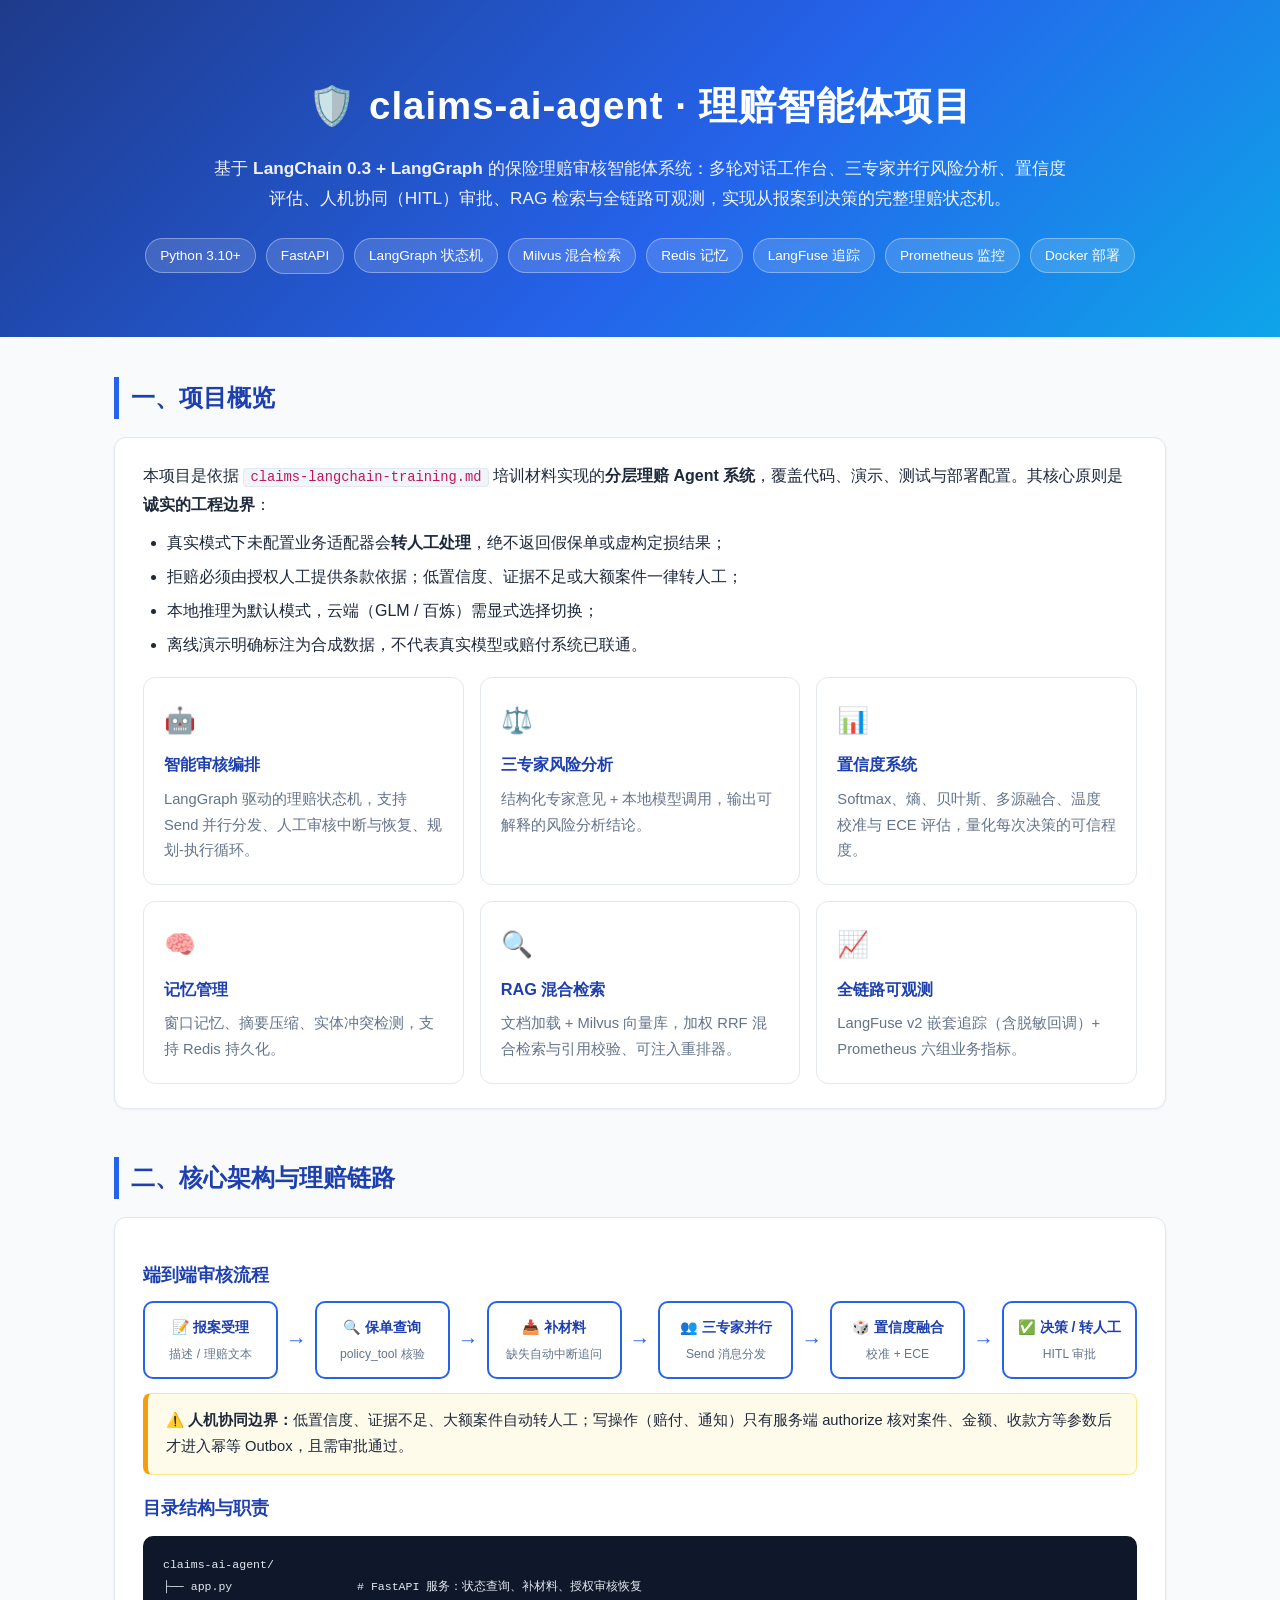
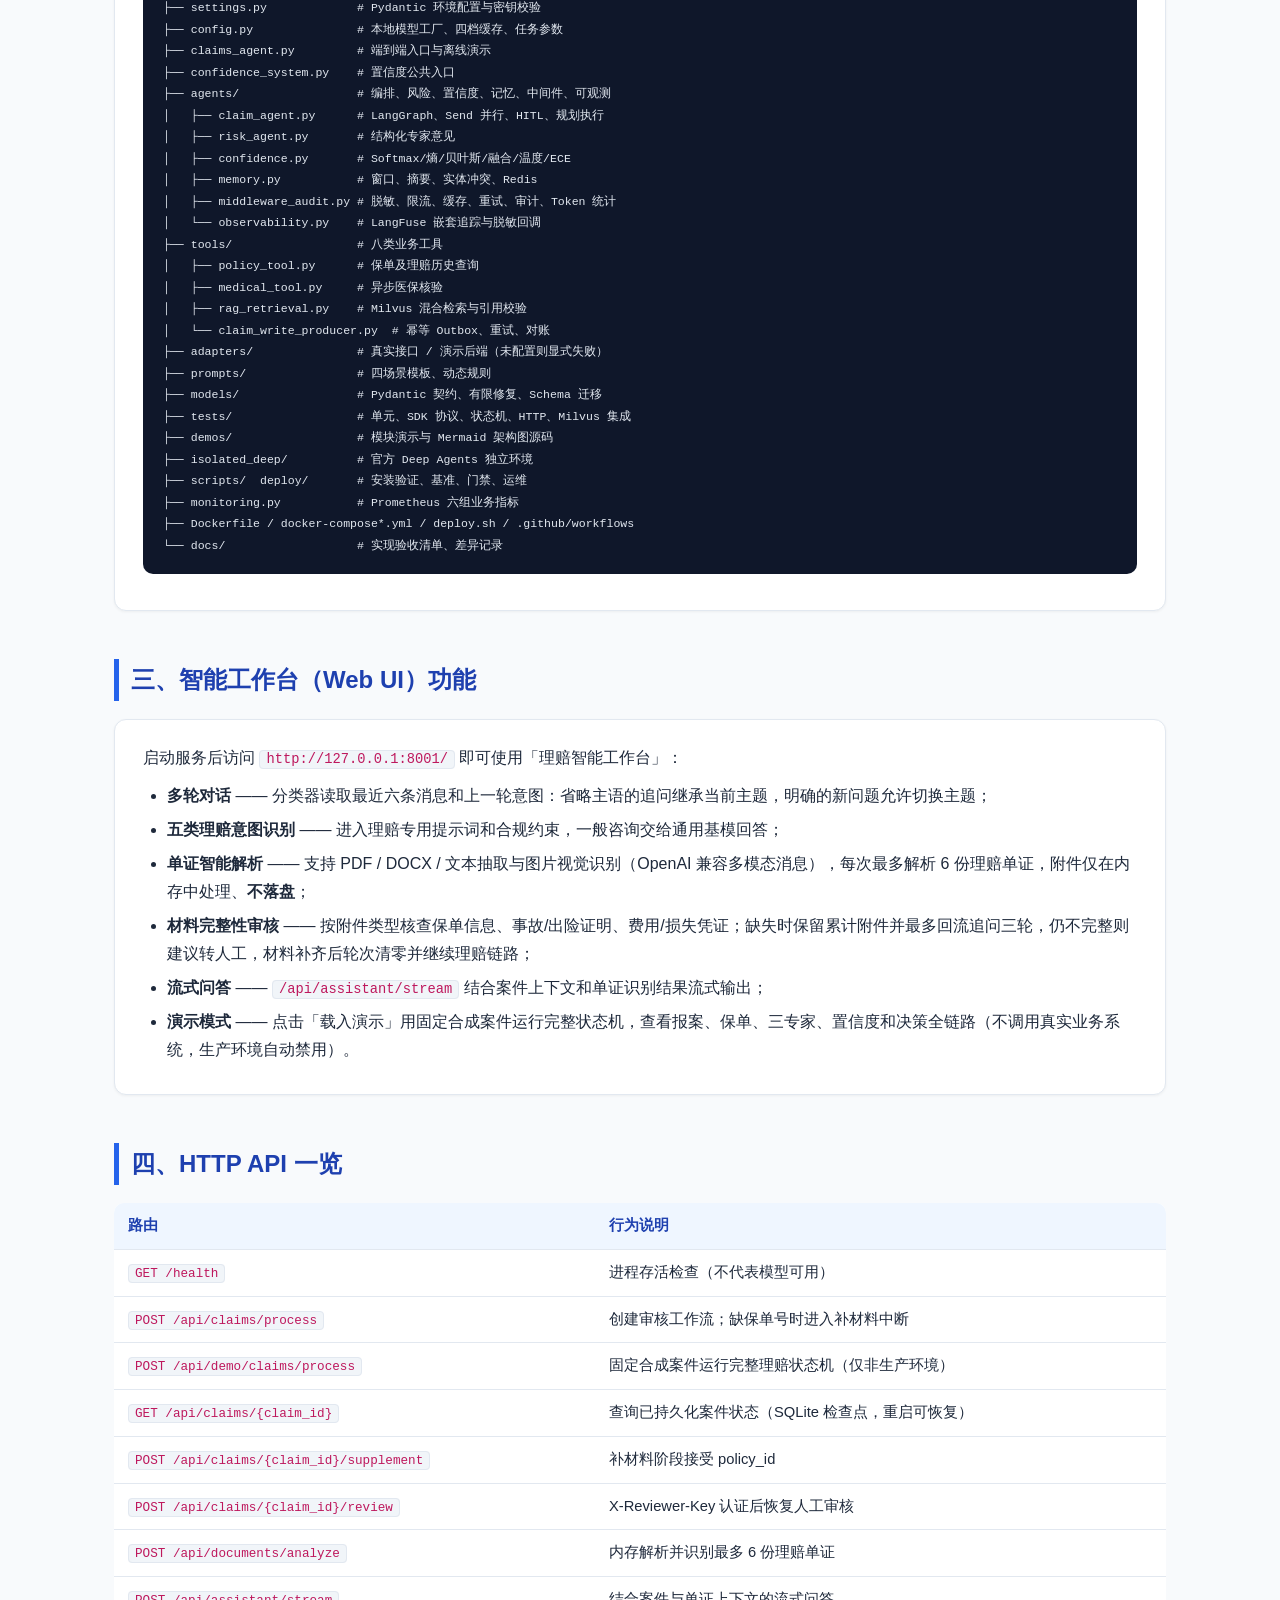
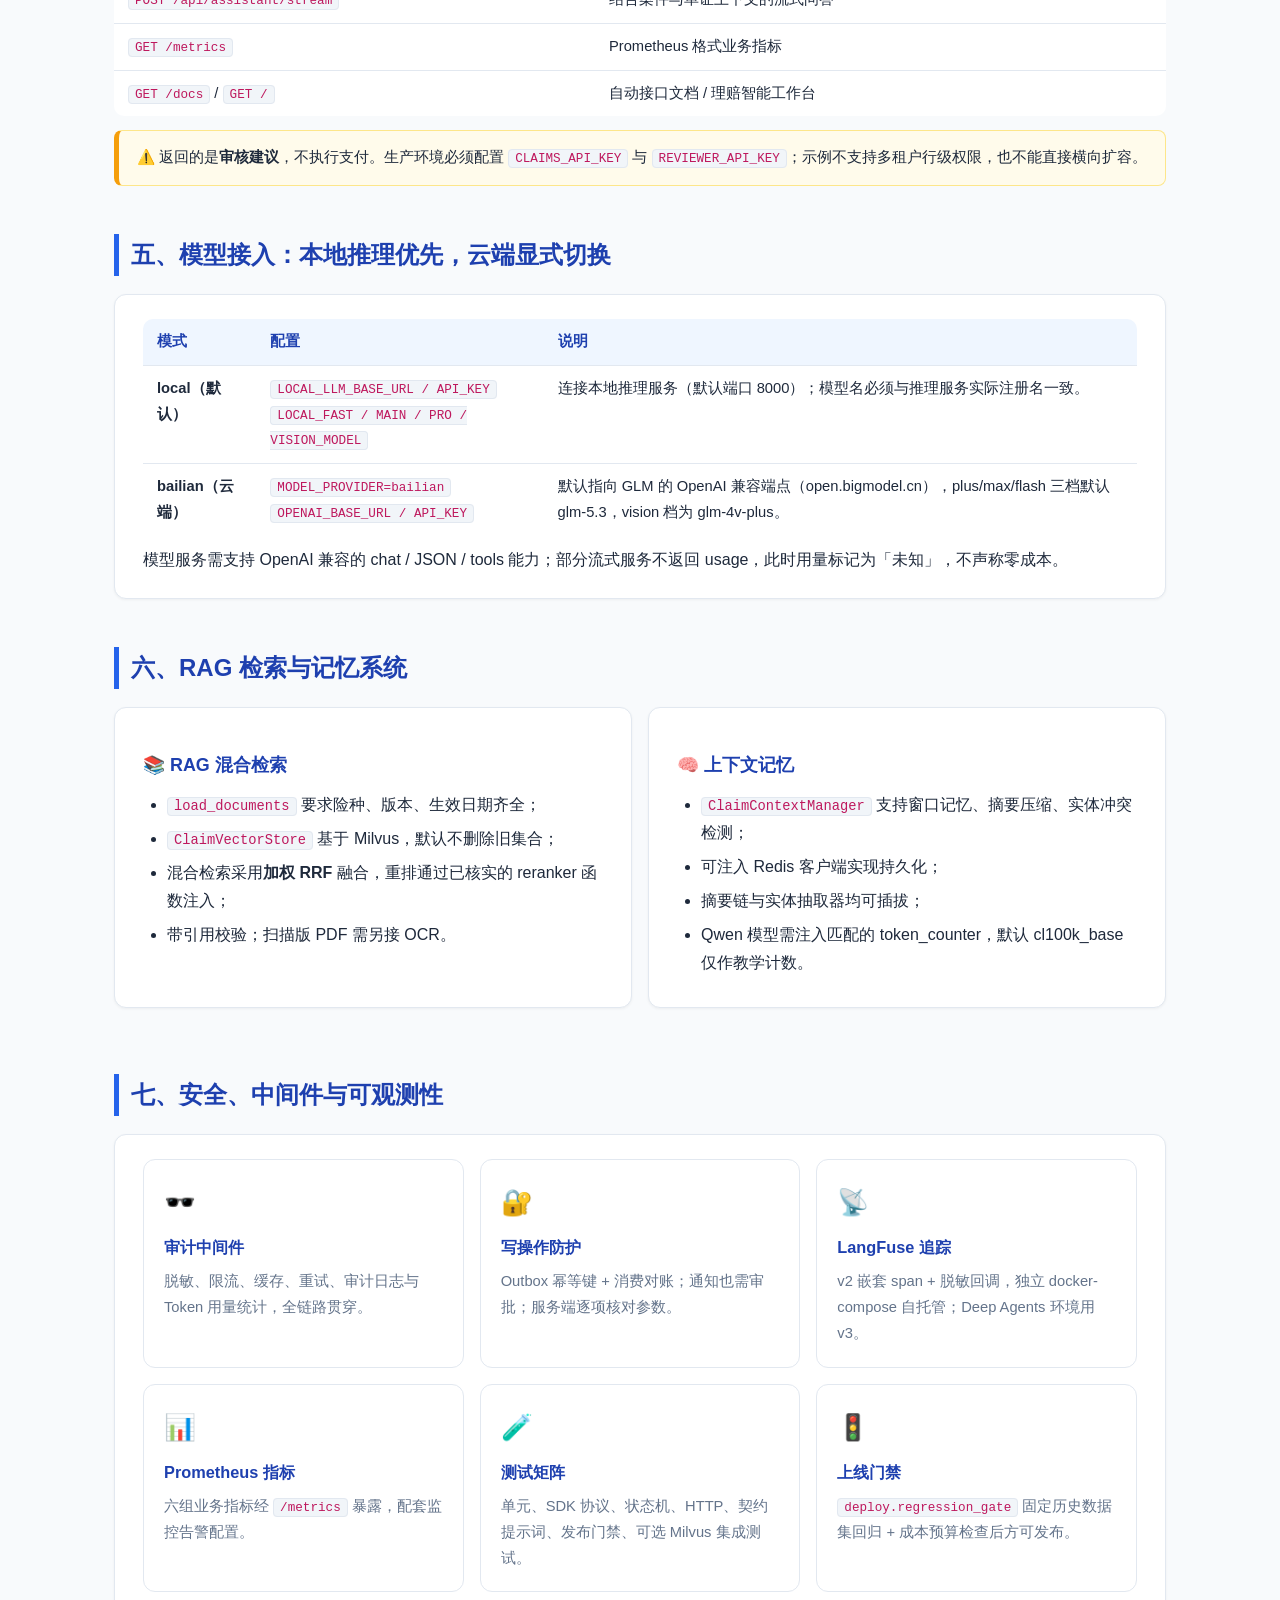
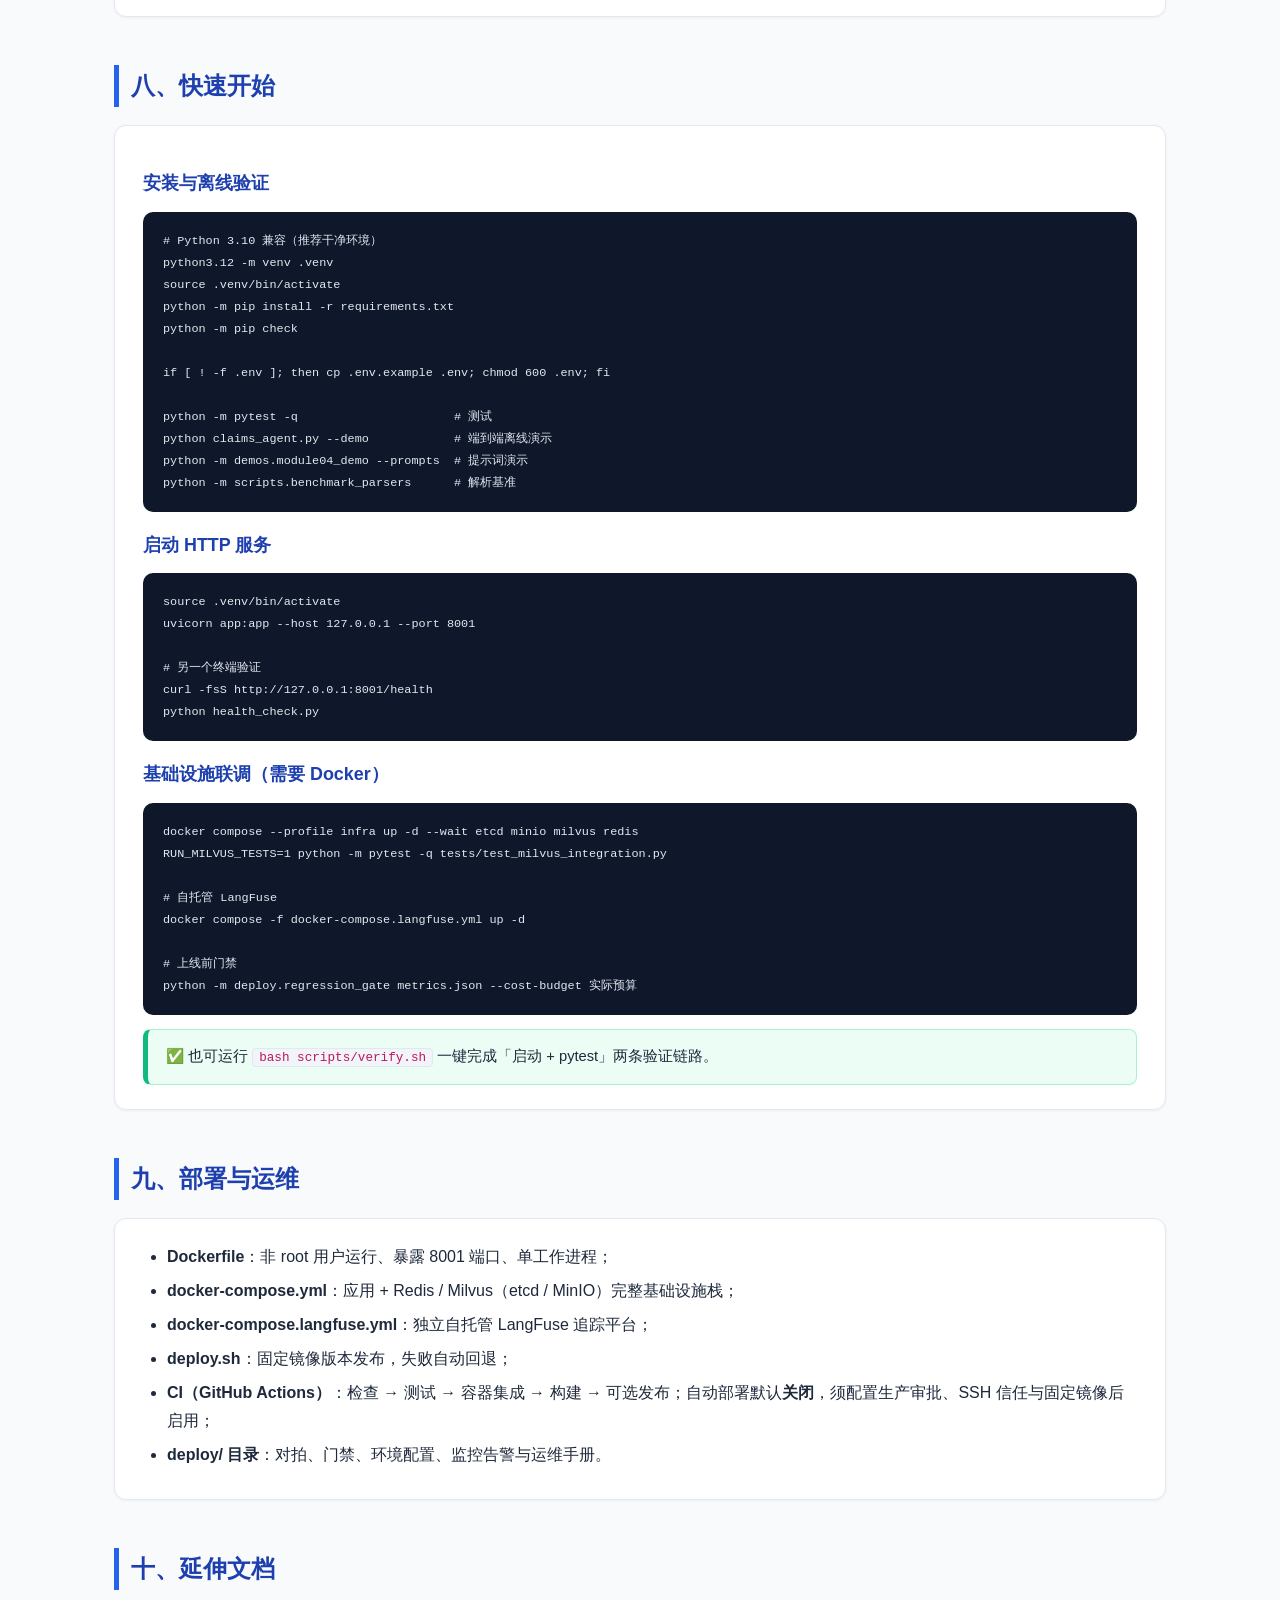
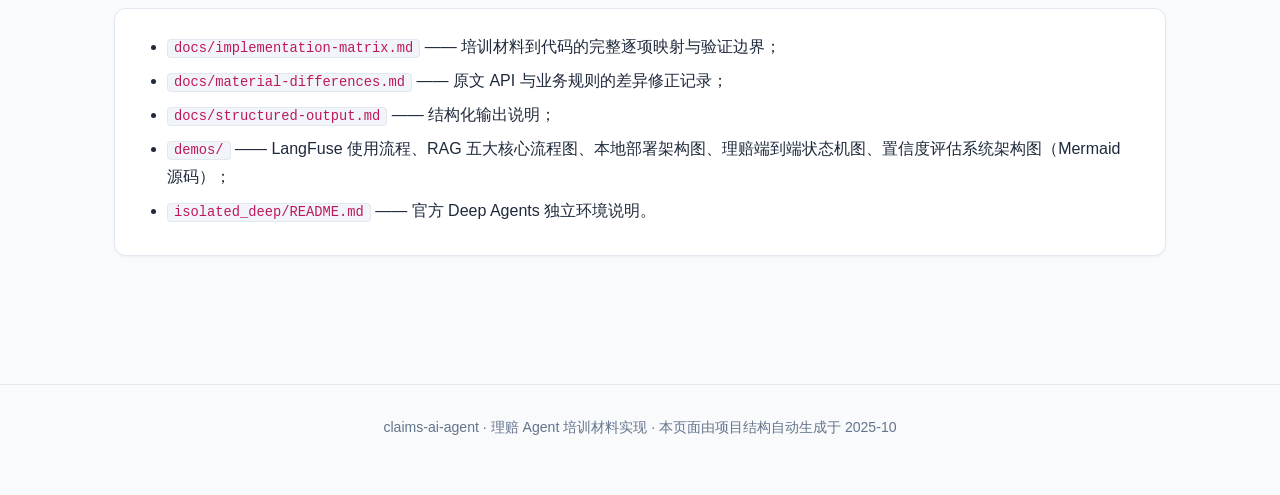
<file: project-introduction.html>
<!DOCTYPE html>
<html lang="zh-CN">
<head>
<meta charset="UTF-8">
<meta name="viewport" content="width=device-width, initial-scale=1.0">
<title>理赔 Agent 项目介绍 · claims-ai-agent</title>
<style>
  :root {
    --primary: #2563eb;
    --primary-dark: #1e40af;
    --bg: #f8fafc;
    --card: #ffffff;
    --text: #1e293b;
    --muted: #64748b;
    --border: #e2e8f0;
    --accent: #0ea5e9;
    --warn: #f59e0b;
    --green: #10b981;
  }
  * { margin: 0; padding: 0; box-sizing: border-box; }
  body {
    font-family: -apple-system, BlinkMacSystemFont, "Segoe UI", "PingFang SC", "Hiragino Sans GB", "Microsoft YaHei", sans-serif;
    background: var(--bg); color: var(--text); line-height: 1.75;
  }
  .hero {
    background: linear-gradient(135deg, #1e3a8a 0%, #2563eb 55%, #0ea5e9 100%);
    color: #fff; padding: 72px 24px 64px; text-align: center;
  }
  .hero h1 { font-size: 2.4rem; margin-bottom: 14px; letter-spacing: 1px; }
  .hero p { max-width: 860px; margin: 0 auto; opacity: .92; font-size: 1.08rem; }
  .hero .badges { margin-top: 24px; display: flex; gap: 10px; justify-content: center; flex-wrap: wrap; }
  .badge {
    background: rgba(255,255,255,.15); border: 1px solid rgba(255,255,255,.35);
    padding: 5px 14px; border-radius: 999px; font-size: .85rem; backdrop-filter: blur(4px);
  }
  main { max-width: 1100px; margin: 0 auto; padding: 40px 24px 80px; }
  section { margin-bottom: 48px; }
  h2 {
    font-size: 1.5rem; margin-bottom: 18px; padding-left: 12px;
    border-left: 5px solid var(--primary); color: var(--primary-dark);
  }
  h3 { font-size: 1.12rem; margin: 18px 0 10px; color: var(--primary-dark); }
  .card {
    background: var(--card); border: 1px solid var(--border); border-radius: 12px;
    padding: 24px 28px; box-shadow: 0 1px 3px rgba(0,0,0,.05); margin-bottom: 18px;
  }
  .grid { display: grid; gap: 16px; }
  .grid-2 { grid-template-columns: repeat(auto-fit, minmax(320px, 1fr)); }
  .grid-3 { grid-template-columns: repeat(auto-fit, minmax(260px, 1fr)); }
  .feature { background: var(--card); border: 1px solid var(--border); border-radius: 12px; padding: 20px; }
  .feature h4 { color: var(--primary-dark); margin-bottom: 8px; font-size: 1.02rem; }
  .feature p { font-size: .92rem; color: var(--muted); }
  .icon { font-size: 1.6rem; margin-bottom: 8px; display: block; }
  table { width: 100%; border-collapse: collapse; font-size: .92rem; background: var(--card); border-radius: 10px; overflow: hidden; }
  th, td { padding: 10px 14px; border-bottom: 1px solid var(--border); text-align: left; vertical-align: top; }
  th { background: #eff6ff; color: var(--primary-dark); font-weight: 600; white-space: nowrap; }
  tr:last-child td { border-bottom: none; }
  code {
    background: #f1f5f9; border: 1px solid var(--border); border-radius: 4px;
    padding: 1px 6px; font-family: "SF Mono", Menlo, Consolas, monospace; font-size: .86em; color: #be185d;
  }
  pre {
    background: #0f172a; color: #e2e8f0; border-radius: 10px; padding: 18px 20px;
    overflow-x: auto; font-size: .86rem; line-height: 1.6; margin: 12px 0;
    font-family: "SF Mono", Menlo, Consolas, monospace;
  }
  pre code { background: none; border: none; color: inherit; padding: 0; }
  .flow { display: flex; flex-wrap: wrap; align-items: stretch; gap: 8px; }
  .flow-step {
    flex: 1 1 130px; background: var(--card); border: 2px solid var(--primary);
    border-radius: 10px; padding: 12px 10px; text-align: center; font-size: .88rem; font-weight: 600;
    color: var(--primary-dark); position: relative;
  }
  .flow-step small { display: block; font-weight: 400; color: var(--muted); margin-top: 4px; font-size: .76rem; }
  .flow-arrow { align-self: center; color: var(--primary); font-size: 1.3rem; font-weight: bold; }
  .note {
    background: #fffbeb; border: 1px solid #fde68a; border-left: 5px solid var(--warn);
    border-radius: 8px; padding: 14px 18px; font-size: .92rem; margin-top: 14px;
  }
  .tip {
    background: #ecfdf5; border: 1px solid #a7f3d0; border-left: 5px solid var(--green);
    border-radius: 8px; padding: 14px 18px; font-size: .92rem; margin-top: 14px;
  }
  ul, ol { padding-left: 24px; }
  li { margin-bottom: 6px; }
  footer { text-align: center; padding: 30px; color: var(--muted); font-size: .88rem; border-top: 1px solid var(--border); }
  .tree { font-family: "SF Mono", Menlo, Consolas, monospace; font-size: .84rem; white-space: pre; overflow-x: auto; }
  @media (max-width: 640px) { .hero h1 { font-size: 1.6rem; } }
</style>
</head>
<body>

<div class="hero">
  <h1>🛡️ claims-ai-agent · 理赔智能体项目</h1>
  <p>基于 <strong>LangChain 0.3 + LangGraph</strong> 的保险理赔审核智能体系统：多轮对话工作台、三专家并行风险分析、置信度评估、人机协同（HITL）审批、RAG 检索与全链路可观测，实现从报案到决策的完整理赔状态机。</p>
  <div class="badges">
    <span class="badge">Python 3.10+</span>
    <span class="badge">FastAPI</span>
    <span class="badge">LangGraph 状态机</span>
    <span class="badge">Milvus 混合检索</span>
    <span class="badge">Redis 记忆</span>
    <span class="badge">LangFuse 追踪</span>
    <span class="badge">Prometheus 监控</span>
    <span class="badge">Docker 部署</span>
  </div>
</div>

<main>

<section id="overview">
  <h2>一、项目概览</h2>
  <div class="card">
    <p>本项目是依据 <code>claims-langchain-training.md</code> 培训材料实现的<strong>分层理赔 Agent 系统</strong>，覆盖代码、演示、测试与部署配置。其核心原则是<strong>诚实的工程边界</strong>：</p>
    <ul style="margin-top:10px">
      <li>真实模式下未配置业务适配器会<strong>转人工处理</strong>，绝不返回假保单或虚构定损结果；</li>
      <li>拒赔必须由授权人工提供条款依据；低置信度、证据不足或大额案件一律转人工；</li>
      <li>本地推理为默认模式，云端（GLM / 百炼）需显式选择切换；</li>
      <li>离线演示明确标注为合成数据，不代表真实模型或赔付系统已联通。</li>
    </ul>
    <div class="grid grid-3" style="margin-top:18px">
      <div class="feature"><span class="icon">🤖</span><h4>智能审核编排</h4><p>LangGraph 驱动的理赔状态机，支持 Send 并行分发、人工审核中断与恢复、规划-执行循环。</p></div>
      <div class="feature"><span class="icon">⚖️</span><h4>三专家风险分析</h4><p>结构化专家意见 + 本地模型调用，输出可解释的风险分析结论。</p></div>
      <div class="feature"><span class="icon">📊</span><h4>置信度系统</h4><p>Softmax、熵、贝叶斯、多源融合、温度校准与 ECE 评估，量化每次决策的可信程度。</p></div>
      <div class="feature"><span class="icon">🧠</span><h4>记忆管理</h4><p>窗口记忆、摘要压缩、实体冲突检测，支持 Redis 持久化。</p></div>
      <div class="feature"><span class="icon">🔍</span><h4>RAG 混合检索</h4><p>文档加载 + Milvus 向量库，加权 RRF 混合检索与引用校验、可注入重排器。</p></div>
      <div class="feature"><span class="icon">📈</span><h4>全链路可观测</h4><p>LangFuse v2 嵌套追踪（含脱敏回调）+ Prometheus 六组业务指标。</p></div>
    </div>
  </div>
</section>

<section id="architecture">
  <h2>二、核心架构与理赔链路</h2>
  <div class="card">
    <h3>端到端审核流程</h3>
    <div class="flow">
      <div class="flow-step">📝 报案受理<small>描述 / 理赔文本</small></div>
      <div class="flow-arrow">→</div>
      <div class="flow-step">🔍 保单查询<small>policy_tool 核验</small></div>
      <div class="flow-arrow">→</div>
      <div class="flow-step">📥 补材料<small>缺失自动中断追问</small></div>
      <div class="flow-arrow">→</div>
      <div class="flow-step">👥 三专家并行<small>Send 消息分发</small></div>
      <div class="flow-arrow">→</div>
      <div class="flow-step">🎲 置信度融合<small>校准 + ECE</small></div>
      <div class="flow-arrow">→</div>
      <div class="flow-step">✅ 决策 / 转人工<small>HITL 审批</small></div>
    </div>
    <div class="note">⚠️ <strong>人机协同边界：</strong>低置信度、证据不足、大额案件自动转人工；写操作（赔付、通知）只有服务端 authorize 核对案件、金额、收款方等参数后才进入幂等 Outbox，且需审批通过。</div>

    <h3>目录结构与职责</h3>
    <pre class="tree"><code>claims-ai-agent/
├── app.py                  # FastAPI 服务：状态查询、补材料、授权审核恢复
├── settings.py             # Pydantic 环境配置与密钥校验
├── config.py               # 本地模型工厂、四档缓存、任务参数
├── claims_agent.py         # 端到端入口与离线演示
├── confidence_system.py    # 置信度公共入口
├── agents/                 # 编排、风险、置信度、记忆、中间件、可观测
│   ├── claim_agent.py      # LangGraph、Send 并行、HITL、规划执行
│   ├── risk_agent.py       # 结构化专家意见
│   ├── confidence.py       # Softmax/熵/贝叶斯/融合/温度/ECE
│   ├── memory.py           # 窗口、摘要、实体冲突、Redis
│   ├── middleware_audit.py # 脱敏、限流、缓存、重试、审计、Token 统计
│   └── observability.py    # LangFuse 嵌套追踪与脱敏回调
├── tools/                  # 八类业务工具
│   ├── policy_tool.py      # 保单及理赔历史查询
│   ├── medical_tool.py     # 异步医保核验
│   ├── rag_retrieval.py    # Milvus 混合检索与引用校验
│   └── claim_write_producer.py  # 幂等 Outbox、重试、对账
├── adapters/               # 真实接口 / 演示后端（未配置则显式失败）
├── prompts/                # 四场景模板、动态规则
├── models/                 # Pydantic 契约、有限修复、Schema 迁移
├── tests/                  # 单元、SDK 协议、状态机、HTTP、Milvus 集成
├── demos/                  # 模块演示与 Mermaid 架构图源码
├── isolated_deep/          # 官方 Deep Agents 独立环境
├── scripts/  deploy/       # 安装验证、基准、门禁、运维
├── monitoring.py           # Prometheus 六组业务指标
├── Dockerfile / docker-compose*.yml / deploy.sh / .github/workflows
└── docs/                   # 实现验收清单、差异记录</code></pre>
  </div>
</section>

<section id="features">
  <h2>三、智能工作台（Web UI）功能</h2>
  <div class="card">
    <p>启动服务后访问 <code>http://127.0.0.1:8001/</code> 即可使用「理赔智能工作台」：</p>
    <ul style="margin-top:10px">
      <li><strong>多轮对话</strong> —— 分类器读取最近六条消息和上一轮意图：省略主语的追问继承当前主题，明确的新问题允许切换主题；</li>
      <li><strong>五类理赔意图识别</strong> —— 进入理赔专用提示词和合规约束，一般咨询交给通用基模回答；</li>
      <li><strong>单证智能解析</strong> —— 支持 PDF / DOCX / 文本抽取与图片视觉识别（OpenAI 兼容多模态消息），每次最多解析 6 份理赔单证，附件仅在内存中处理、<strong>不落盘</strong>；</li>
      <li><strong>材料完整性审核</strong> —— 按附件类型核查保单信息、事故/出险证明、费用/损失凭证；缺失时保留累计附件并最多回流追问三轮，仍不完整则建议转人工，材料补齐后轮次清零并继续理赔链路；</li>
      <li><strong>流式问答</strong> —— <code>/api/assistant/stream</code> 结合案件上下文和单证识别结果流式输出；</li>
      <li><strong>演示模式</strong> —— 点击「载入演示」用固定合成案件运行完整状态机，查看报案、保单、三专家、置信度和决策全链路（不调用真实业务系统，生产环境自动禁用）。</li>
    </ul>
  </div>
</section>

<section id="api">
  <h2>四、HTTP API 一览</h2>
  <table>
    <tr><th>路由</th><th>行为说明</th></tr>
    <tr><td><code>GET /health</code></td><td>进程存活检查（不代表模型可用）</td></tr>
    <tr><td><code>POST /api/claims/process</code></td><td>创建审核工作流；缺保单号时进入补材料中断</td></tr>
    <tr><td><code>POST /api/demo/claims/process</code></td><td>固定合成案件运行完整理赔状态机（仅非生产环境）</td></tr>
    <tr><td><code>GET /api/claims/{claim_id}</code></td><td>查询已持久化案件状态（SQLite 检查点，重启可恢复）</td></tr>
    <tr><td><code>POST /api/claims/{claim_id}/supplement</code></td><td>补材料阶段接受 policy_id</td></tr>
    <tr><td><code>POST /api/claims/{claim_id}/review</code></td><td>X-Reviewer-Key 认证后恢复人工审核</td></tr>
    <tr><td><code>POST /api/documents/analyze</code></td><td>内存解析并识别最多 6 份理赔单证</td></tr>
    <tr><td><code>POST /api/assistant/stream</code></td><td>结合案件与单证上下文的流式问答</td></tr>
    <tr><td><code>GET /metrics</code></td><td>Prometheus 格式业务指标</td></tr>
    <tr><td><code>GET /docs</code> / <code>GET /</code></td><td>自动接口文档 / 理赔智能工作台</td></tr>
  </table>
  <div class="note">⚠️ 返回的是<strong>审核建议</strong>，不执行支付。生产环境必须配置 <code>CLAIMS_API_KEY</code> 与 <code>REVIEWER_API_KEY</code>；示例不支持多租户行级权限，也不能直接横向扩容。</div>
</section>

<section id="models">
  <h2>五、模型接入：本地推理优先，云端显式切换</h2>
  <div class="card">
    <table>
      <tr><th>模式</th><th>配置</th><th>说明</th></tr>
      <tr>
        <td><strong>local（默认）</strong></td>
        <td><code>LOCAL_LLM_BASE_URL / API_KEY</code><br><code>LOCAL_FAST / MAIN / PRO / VISION_MODEL</code></td>
        <td>连接本地推理服务（默认端口 8000）；模型名必须与推理服务实际注册名一致。</td>
      </tr>
      <tr>
        <td><strong>bailian（云端）</strong></td>
        <td><code>MODEL_PROVIDER=bailian</code><br><code>OPENAI_BASE_URL / API_KEY</code></td>
        <td>默认指向 GLM 的 OpenAI 兼容端点（open.bigmodel.cn），plus/max/flash 三档默认 glm-5.3，vision 档为 glm-4v-plus。</td>
      </tr>
    </table>
    <p style="margin-top:10px">模型服务需支持 OpenAI 兼容的 chat / JSON / tools 能力；部分流式服务不返回 usage，此时用量标记为「未知」，不声称零成本。</p>
  </div>
</section>

<section id="rag-memory">
  <h2>六、RAG 检索与记忆系统</h2>
  <div class="grid grid-2">
    <div class="card">
      <h3>📚 RAG 混合检索</h3>
      <ul>
        <li><code>load_documents</code> 要求险种、版本、生效日期齐全；</li>
        <li><code>ClaimVectorStore</code> 基于 Milvus，默认不删除旧集合；</li>
        <li>混合检索采用<strong>加权 RRF</strong> 融合，重排通过已核实的 reranker 函数注入；</li>
        <li>带引用校验；扫描版 PDF 需另接 OCR。</li>
      </ul>
    </div>
    <div class="card">
      <h3>🧠 上下文记忆</h3>
      <ul>
        <li><code>ClaimContextManager</code> 支持窗口记忆、摘要压缩、实体冲突检测；</li>
        <li>可注入 Redis 客户端实现持久化；</li>
        <li>摘要链与实体抽取器均可插拔；</li>
        <li>Qwen 模型需注入匹配的 token_counter，默认 cl100k_base 仅作教学计数。</li>
      </ul>
    </div>
  </div>
</section>

<section id="quality">
  <h2>七、安全、中间件与可观测性</h2>
  <div class="card">
    <div class="grid grid-3">
      <div class="feature"><span class="icon">🕶️</span><h4>审计中间件</h4><p>脱敏、限流、缓存、重试、审计日志与 Token 用量统计，全链路贯穿。</p></div>
      <div class="feature"><span class="icon">🔐</span><h4>写操作防护</h4><p>Outbox 幂等键 + 消费对账；通知也需审批；服务端逐项核对参数。</p></div>
      <div class="feature"><span class="icon">📡</span><h4>LangFuse 追踪</h4><p>v2 嵌套 span + 脱敏回调，独立 docker-compose 自托管；Deep Agents 环境用 v3。</p></div>
      <div class="feature"><span class="icon">📊</span><h4>Prometheus 指标</h4><p>六组业务指标经 <code>/metrics</code> 暴露，配套监控告警配置。</p></div>
      <div class="feature"><span class="icon">🧪</span><h4>测试矩阵</h4><p>单元、SDK 协议、状态机、HTTP、契约提示词、发布门禁、可选 Milvus 集成测试。</p></div>
      <div class="feature"><span class="icon">🚦</span><h4>上线门禁</h4><p><code>deploy.regression_gate</code> 固定历史数据集回归 + 成本预算检查后方可发布。</p></div>
    </div>
  </div>
</section>

<section id="quickstart">
  <h2>八、快速开始</h2>
  <div class="card">
    <h3>安装与离线验证</h3>
<pre><code># Python 3.10 兼容（推荐干净环境）
python3.12 -m venv .venv
source .venv/bin/activate
python -m pip install -r requirements.txt
python -m pip check

if [ ! -f .env ]; then cp .env.example .env; chmod 600 .env; fi

python -m pytest -q                      # 测试
python claims_agent.py --demo            # 端到端离线演示
python -m demos.module04_demo --prompts  # 提示词演示
python -m scripts.benchmark_parsers      # 解析基准</code></pre>

    <h3>启动 HTTP 服务</h3>
<pre><code>source .venv/bin/activate
uvicorn app:app --host 127.0.0.1 --port 8001

# 另一个终端验证
curl -fsS http://127.0.0.1:8001/health
python health_check.py</code></pre>

    <h3>基础设施联调（需要 Docker）</h3>
<pre><code>docker compose --profile infra up -d --wait etcd minio milvus redis
RUN_MILVUS_TESTS=1 python -m pytest -q tests/test_milvus_integration.py

# 自托管 LangFuse
docker compose -f docker-compose.langfuse.yml up -d

# 上线前门禁
python -m deploy.regression_gate metrics.json --cost-budget 实际预算</code></pre>

    <div class="tip">✅ 也可运行 <code>bash scripts/verify.sh</code> 一键完成「启动 + pytest」两条验证链路。</div>
  </div>
</section>

<section id="deployment">
  <h2>九、部署与运维</h2>
  <div class="card">
    <ul>
      <li><strong>Dockerfile</strong>：非 root 用户运行、暴露 8001 端口、单工作进程；</li>
      <li><strong>docker-compose.yml</strong>：应用 + Redis / Milvus（etcd / MinIO）完整基础设施栈；</li>
      <li><strong>docker-compose.langfuse.yml</strong>：独立自托管 LangFuse 追踪平台；</li>
      <li><strong>deploy.sh</strong>：固定镜像版本发布，失败自动回退；</li>
      <li><strong>CI（GitHub Actions）</strong>：检查 → 测试 → 容器集成 → 构建 → 可选发布；自动部署默认<strong>关闭</strong>，须配置生产审批、SSH 信任与固定镜像后启用；</li>
      <li><strong>deploy/ 目录</strong>：对拍、门禁、环境配置、监控告警与运维手册。</li>
    </ul>
  </div>
</section>

<section id="docs">
  <h2>十、延伸文档</h2>
  <div class="card">
    <ul>
      <li><code>docs/implementation-matrix.md</code> —— 培训材料到代码的完整逐项映射与验证边界；</li>
      <li><code>docs/material-differences.md</code> —— 原文 API 与业务规则的差异修正记录；</li>
      <li><code>docs/structured-output.md</code> —— 结构化输出说明；</li>
      <li><code>demos/</code> —— LangFuse 使用流程、RAG 五大核心流程图、本地部署架构图、理赔端到端状态机图、置信度评估系统架构图（Mermaid 源码）；</li>
      <li><code>isolated_deep/README.md</code> —— 官方 Deep Agents 独立环境说明。</li>
    </ul>
  </div>
</section>

</main>

<footer>claims-ai-agent · 理赔 Agent 培训材料实现 · 本页面由项目结构自动生成于 2025-10</footer>
</body>
</html>
</file>
